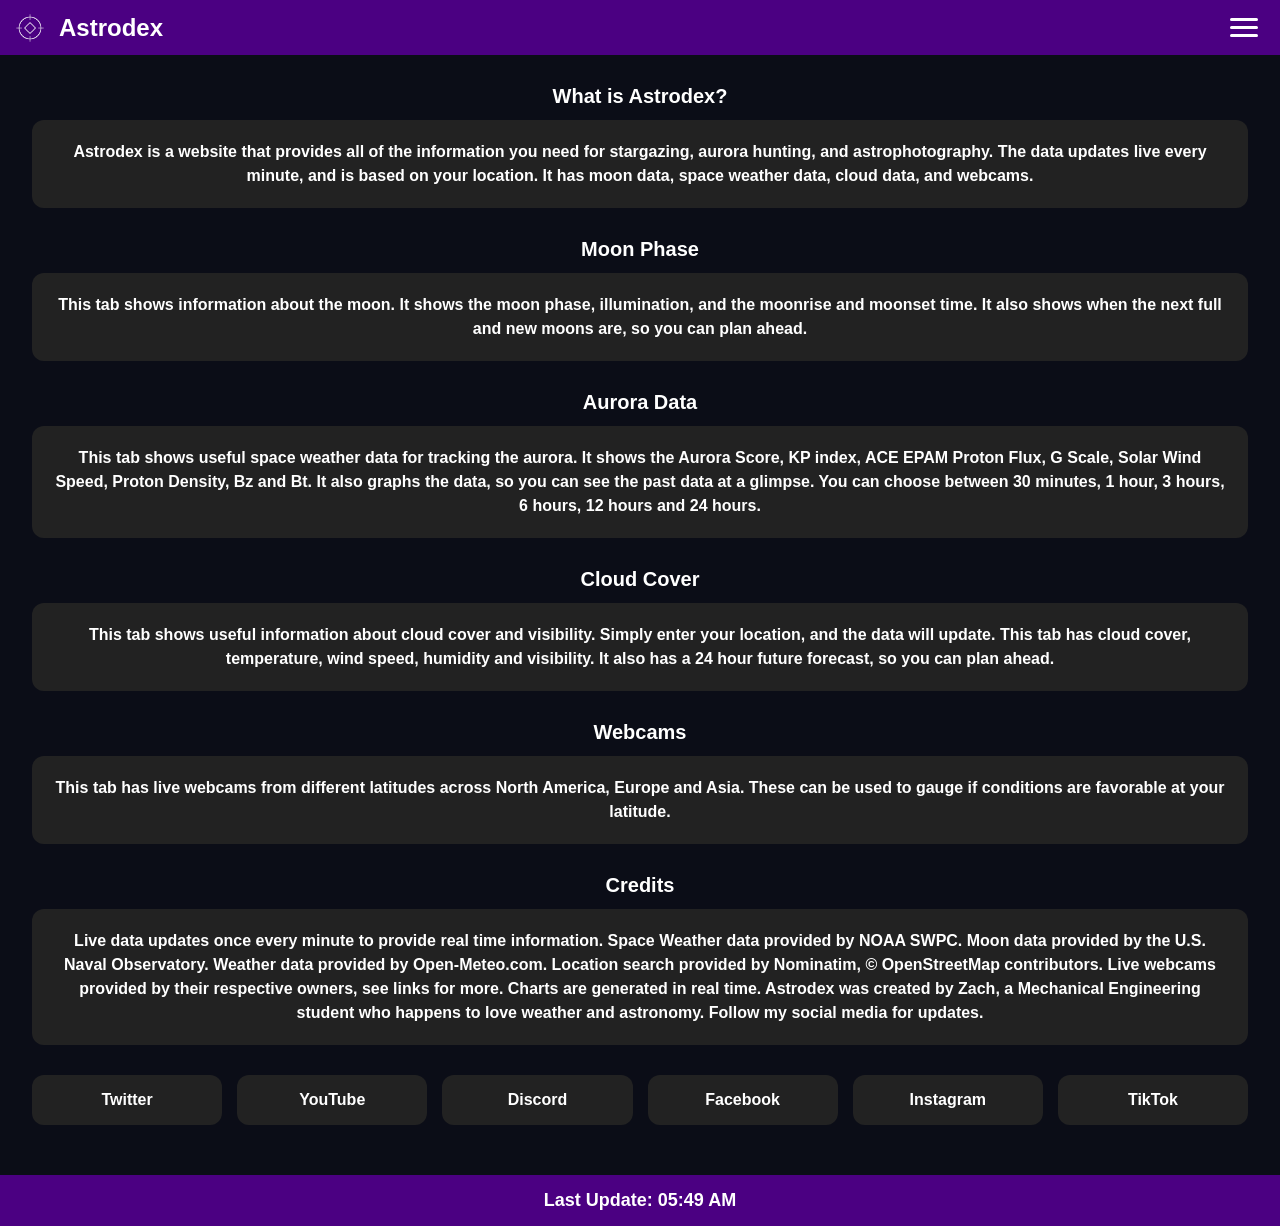
<file: index.html>
<!DOCTYPE html>
<html lang="en">
<head>
    <meta charset="UTF-8">
    <meta name="viewport" content="width=device-width, initial-scale=1.0">
    <title>Astrodex - Home</title>
    <link rel="stylesheet" href="style.css">
    <link rel="icon" type="image/png" href="astrodexlogo.png">
    <style>
        /* ── Full-Width Section Wrapper ── */
        .home-section-wrapper {
            width: 95%;
            margin: 30px auto 0 auto;
        }
        .home-info-box {
            background-color: #222222;
            border-radius: 12px;
            padding: 20px;
            box-sizing: border-box;
        }
        .home-info-box p {
            margin: 0;
            font-size: 18px;
            line-height: 1.5;
            color: #FFFFFF;
        }

        .home-info-box a {
            color: #B388FF;
            font-weight: 700;
            text-decoration: none;
            border-bottom: 2px solid #B388FF;
            transition: color 0.15s ease, border-color 0.15s ease;
        }

        .home-info-box a:hover {
            color: #FFFFFF;
            border-color: #FFFFFF;
        }

        @media (max-width: 1420px) {
            .home-info-box p { font-size: 16px; }
        }

        /* ── Social Links ── */
        .social-links-grid {
            display: flex;
            flex-wrap: wrap;
            gap: 15px;
        }

        .social-link-box {
            flex: 1;
            min-width: 140px;
            background-color: #222222;
            border-radius: 12px;
            padding: 20px;
            text-align: center;
            font-size: 18px;
            color: #FFFFFF;
            text-decoration: none;
            box-sizing: border-box;
            transition: background-color 0.15s ease, color 0.15s ease;
        }

        .social-link-box:hover {
            background-color: #a8a8a8;
            color: #FFFFFF;
        }

        @media (max-width: 1420px) {
            .social-link-box { font-size: 16px; padding: 16px; }
        }

        @media (max-width: 600px) {
            .social-links-grid { flex-direction: column; }
        }
    </style>
    <!-- Cloudflare Web Analytics -->
    <script type='module' src='https://static.cloudflareinsights.com/beacon.min.js' data-cf-beacon='{"token": "d7ddda666e1c4e2caee769e44b924ebf"}'></script>
    <!-- End Cloudflare Web Analytics -->
</head>
<body>

<div class="header-container">
    <div class="logo-title-container">
        <img src="astrodexlogo.png" alt="Astrodex Logo" class="header-logo">
        <h1>Astrodex</h1>
    </div>

    <button class="hamburger" id="hamburger" aria-label="Toggle navigation" aria-expanded="false">
        <span></span>
        <span></span>
        <span></span>
    </button>

    <div class="tabs" id="nav-tabs">
        <a href="index.html" class="active">Home</a>
        <a href="moon_phase.html">Moon Phase</a>
        <a href="aurora_data.html">Aurora Data</a>
        <a href="cloud_cover.html">Cloud Cover</a>
        <a href="webcams.html">Webcams</a>
    </div>
</div>

<div class="home-section-wrapper">
    <h2 class="widget-header">What is Astrodex?</h2>
    <div class="home-info-box">
        <p>Astrodex is a website that provides all of the information you need for stargazing, aurora hunting, and astrophotography. 
            The data updates live every minute, and is based on your location. It has moon data, space weather data, cloud data, and webcams.</p>
    </div>
</div>

<div class="home-section-wrapper">
    <h2 class="widget-header">Moon Phase</h2>
    <div class="home-info-box">
        <p>This tab shows information about the moon. It shows the moon phase, illumination, and the moonrise and moonset time. 
            It also shows when the next full and new moons are, so you can plan ahead.</p>
    </div>
</div>

<div class="home-section-wrapper">
    <h2 class="widget-header">Aurora Data</h2>
    <div class="home-info-box">
        <p>This tab shows useful space weather data for tracking the aurora. It shows the Aurora Score, KP index, ACE EPAM Proton Flux, G Scale, Solar Wind Speed, Proton Density, Bz and Bt. 
            It also graphs the data, so you can see the past data at a glimpse. You can choose between 30 minutes, 1 hour, 3 hours, 6 hours, 12 hours and 24 hours.
        </p>
    </div>
</div>


</div>

<div class="home-section-wrapper">
    <h2 class="widget-header">Cloud Cover</h2>
    <div class="home-info-box">
        <p>This tab shows useful information about cloud cover and visibility. Simply enter your location, and the data will update. 
            This tab has cloud cover, temperature, wind speed, humidity and visibility. It also has a 24 hour future forecast, so you can plan ahead.</p>
    </div>
</div>

<div class="home-section-wrapper">
    <h2 class="widget-header">Webcams</h2>
    <div class="home-info-box">
        <p>This tab has live webcams from different latitudes across North America, Europe and Asia.
             These can be used to gauge if conditions are favorable at your latitude.</p>
    </div>
</div>

<div class="home-section-wrapper">
    <h2 class="widget-header">Credits</h2>
    <div class="home-info-box">
        <p>Live data updates once every minute to provide real time information. Space Weather data provided by NOAA SWPC. Moon data provided by the U.S. Naval Observatory. 
            Weather data provided by Open-Meteo.com. Location search provided by Nominatim, © OpenStreetMap contributors. 
        Live webcams provided by their respective owners, see links for more. Charts are generated in real time. 
        Astrodex was created by Zach, a Mechanical Engineering student who happens to love weather and astronomy. 
        Follow my social media for updates.</p>
    </div>
</div>

<div class="home-section-wrapper" style="margin-bottom: 50px;">
    <div class="social-links-grid">
        <a href="https://x.com/glover_boyy" target="_blank" rel="noopener" class="social-link-box">Twitter</a>
        <a href="https://www.youtube.com/@glover_boy" target="_blank" rel="noopener" class="social-link-box">YouTube</a>
        <a href="https://discord.gg/KKpKEJ9vNK" target="_blank" rel="noopener" class="social-link-box">Discord</a>
        <a href="https://www.facebook.com/profile.php?id=61586155422285" target="_blank" rel="noopener" class="social-link-box">Facebook</a>
        <a href="https://www.instagram.com/glover_astro/" target="_blank" rel="noopener" class="social-link-box">Instagram</a>
          <a href="https://www.tiktok.com/@glover_boy" target="_blank" rel="noopener" class="social-link-box">TikTok</a>
    </div>
</div>

<div class="footer-container">
    <div class="last-update">Last Update: <span id="update-time">--:--</span></div>
</div>

<script src="script.js"></script>
</body>
</html>
</file>
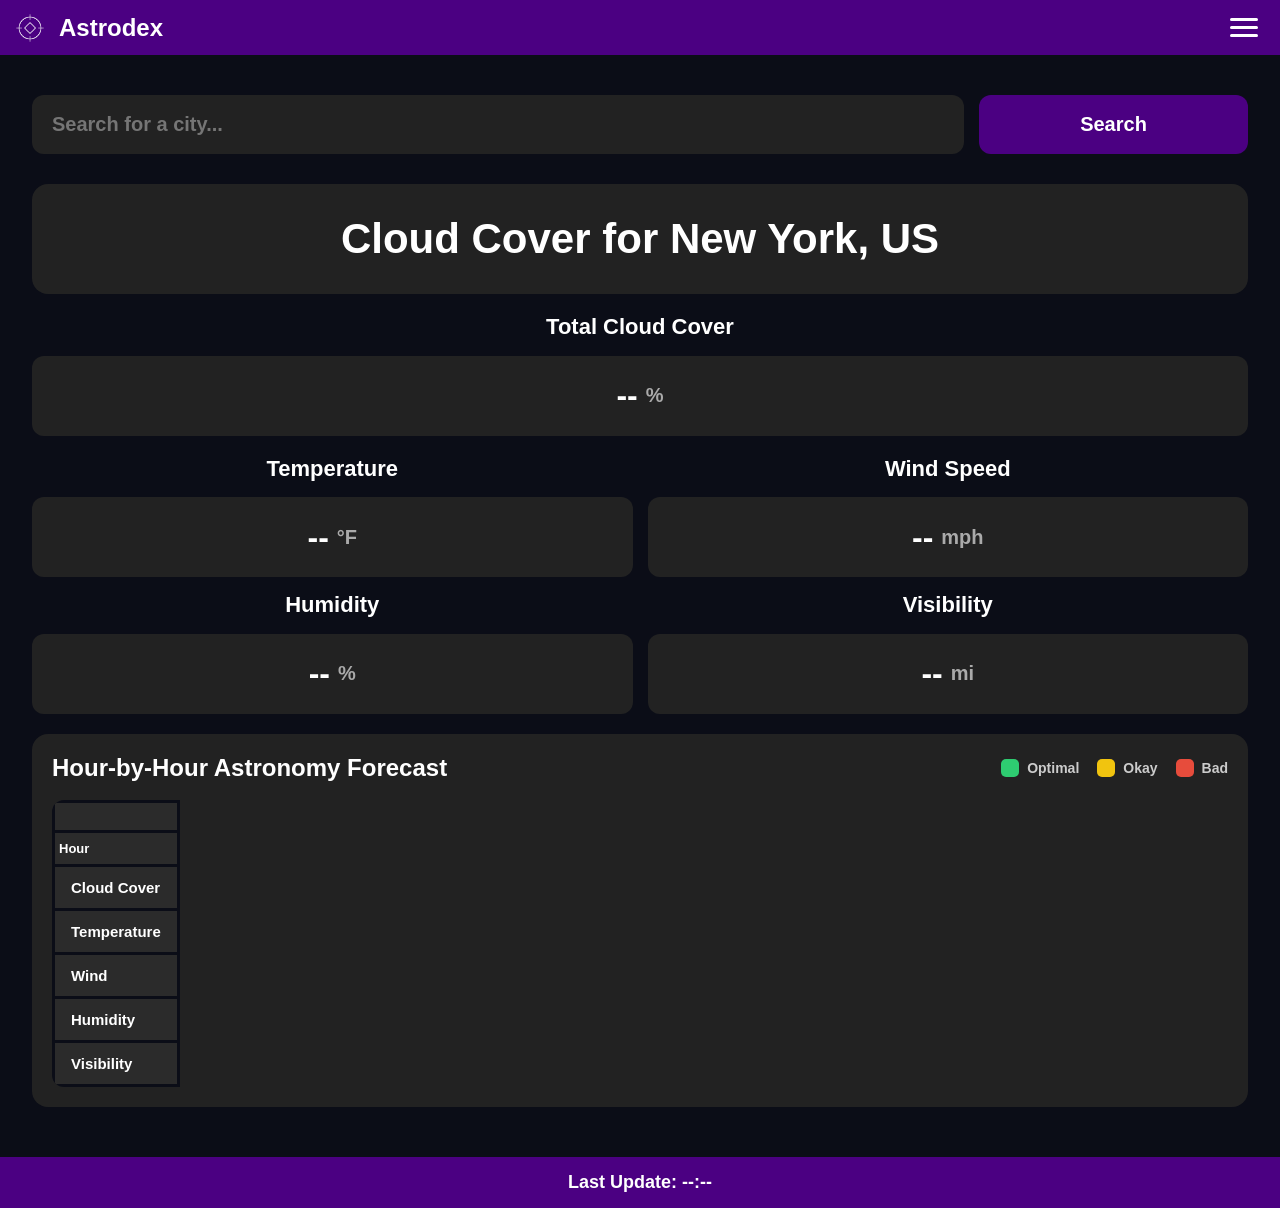
<file: cloud_cover.html>
<!DOCTYPE html>
<html lang="en">
<head>
    <meta charset="UTF-8">
    <meta name="viewport" content="width=device-width, initial-scale=1.0">
    <title>Astrodex - Cloud Cover</title>
    <link rel="stylesheet" href="style.css">
    <link rel="icon" type="image/png" href="astrodexlogo.png">
    <style>
        /* ── Search UI ── */
        .cloud-search-wrapper {
            width: 95%;
            margin: 40px auto 10px auto;
            box-sizing: border-box;
        }
        .cloud-search-row {
            display: flex;
            gap: 15px;
            align-items: flex-start;
        }
        .input-group {
            flex: 4;
            position: relative;
            display: flex;
            flex-direction: column;
        }
        .cloud-search-row input {
            width: 100%;
            padding: 18px 20px;
            border-radius: 12px;
            border: none;
            background: #222;
            color: white;
            font-size: 20px;
            font-weight: 700;
            outline: none;
            box-sizing: border-box;
        }
        .cloud-search-row button {
            flex: 1;
            padding: 18px;
            border-radius: 12px;
            border: none;
            background: #4B0082;
            color: white;
            cursor: pointer;
            font-size: 20px;
            font-weight: 700;
            transition: background 0.2s;
            white-space: nowrap;
        }
        .cloud-search-row button:hover { background: #6a00b8; }

        #search-results {
            position: absolute;
            top: 100%;
            left: 0;
            width: 100%;
            background: #222;
            border-radius: 12px;
            margin-top: 8px;
            z-index: 2000;
            overflow: hidden;
            display: none;
            box-shadow: 0px 10px 25px rgba(0,0,0,0.6);
            border: 1px solid #333;
            box-sizing: border-box;
        }
        .search-item {
            padding: 15px 20px;
            color: white;
            cursor: pointer;
            font-size: 18px;
            border-bottom: 1px solid #333;
        }
        .search-item:last-child { border-bottom: none; }
        .search-item:hover { background: #333; }

        /* ── Styled Gray Box Header ── */
        .location-box {
            width: 95%;
            margin: 20px auto 20px auto;
            background-color: #222;
            padding: 30px 20px;
            border-radius: 16px;
            text-align: center;
            box-sizing: border-box;
        }

        /* Page-specific override: style.css sets .at-a-glance-wrapper's top
           margin to 40px, which (combined with the location-box's bottom
           margin above) made this gap much bigger than the 20px gap between
           the boxes below it. Zeroing it here on this page only keeps that
           other page's spacing untouched while matching the gap here. */
        .at-a-glance-wrapper {
            margin-top: 0;
        }
        .location-header {
            margin: 0;
            font-size: 42px;
            color: #fff;
            font-weight: 700;
            line-height: 1.2;
        }
        .location-sub {
            margin-top: 10px;
            font-size: 16px;
            color: #AAAAAA;
            font-weight: 700;
        }

        /* ── Forecast grid panel (ClearDarkSky-style hour-by-hour block, Astrodex-themed) ── */
        .forecast-panel-wrapper {
            width: 95%;
            margin: 0 auto 50px auto;
        }
        .forecast-panel {
            background: #222;
            border-radius: 16px;
            padding: 20px;
            box-sizing: border-box;
        }
        .forecast-panel-header {
            display: flex;
            justify-content: space-between;
            align-items: center;
            flex-wrap: wrap;
            gap: 14px;
            margin-bottom: 18px;
        }
        .forecast-panel-header .widget-header {
            margin: 0;
            text-align: left;
            font-size: 24px;
        }
        .forecast-legend {
            display: flex;
            gap: 18px;
            flex-wrap: wrap;
        }
        .legend-item {
            display: flex;
            align-items: center;
            gap: 8px;
            font-size: 14px;
            color: #CCCCCC;
            font-weight: 700;
        }
        .legend-swatch {
            width: 18px;
            height: 18px;
            border-radius: 5px;
            flex-shrink: 0;
        }

        .forecast-scroll {
            border-radius: 12px;
            overflow-x: auto;
            -webkit-overflow-scrolling: touch;
        }

        .forecast-grid {
            border-collapse: separate;
            border-spacing: 3px;
            table-layout: fixed;
            background: #0B0D17;
        }
        .forecast-grid th, .forecast-grid td {
            padding: 0;
            text-align: center;
            overflow: hidden;
        }
        .forecast-grid thead tr.date-row th {
            font-size: 13px;
            color: #FFFFFF;
            font-weight: 700;
            padding: 6px 8px;
            white-space: nowrap;
            text-overflow: ellipsis;
            background: #2b2b2b;
        }
        .forecast-grid thead tr.hour-row th {
            font-size: 13px;
            font-weight: 700;
            padding: 8px 4px;
            white-space: nowrap;
            background: #2b2b2b;
            color: #FFFFFF;
        }

        .forecast-grid .row-label {
            background: #2b2b2b;
            text-align: left;
            padding: 12px 16px;
            font-size: 15px;
            color: #fff;
            font-weight: 700;
            white-space: nowrap;
        }

        .forecast-grid td.cell {
            height: 58px;
            font-size: 13px;
            font-weight: 700;
        }
        .forecast-grid col.label-col {
            width: 110px;
        }

        .forecast-empty {
            color: #AAAAAA;
            font-size: 18px;
            text-align: center;
            padding: 30px 0;
        }

        @media (max-width: 600px) {
            .cloud-search-row { flex-direction: column; }
            .input-group, .cloud-search-row button { width: 100%; }
            .cloud-search-row input, .cloud-search-row button { font-size: 16px; padding: 16px; }
            .location-header { font-size: 28px; }
            .location-box { padding: 20px 15px; }
            .forecast-panel { padding: 14px; }
            .forecast-panel-header .widget-header { font-size: 20px; }
        }
    </style>
    <!-- Cloudflare Web Analytics -->
    <script type='module' src='https://static.cloudflareinsights.com/beacon.min.js' data-cf-beacon='{"token": "d7ddda666e1c4e2caee769e44b924ebf"}'></script>
    <!-- End Cloudflare Web Analytics -->
</head>
<body>

<div class="header-container">
    <div class="logo-title-container">
        <img src="astrodexlogo.png" alt="Astrodex Logo" class="header-logo">
        <h1>Astrodex</h1>
    </div>
    <button class="hamburger" id="hamburger" aria-label="Toggle navigation" aria-expanded="false">
        <span></span><span></span><span></span>
    </button>
     <div class="tabs" id="nav-tabs">
        <a href="index.html">Home</a>
        <a href="moon_phase.html">Moon Phase</a>
        <a href="aurora_data.html">Aurora Data</a>
        <a href="cloud_cover.html" class="active">Cloud Cover</a>
        <a href="webcams.html">Webcams</a>
    </div>
</div>

<div class="cloud-search-wrapper">
    <div class="cloud-search-row">
        <div class="input-group">
            <input type="text" id="city-in" placeholder="Search for a city..." autocomplete="off" oninput="handleSearchInput(this.value)">
            <div id="search-results"></div>
        </div>
        <button onclick="geocodeFetch()">Search</button>
    </div>
</div>

<div class="location-box">
    <h1 class="location-header" id="location-display">Cloud Cover for --</h1>

</div>

<div class="at-a-glance-wrapper">
    <div class="at-a-glance-container">
        <div class="at-a-glance-column full-width">
            <div class="glimpse-label">Total Cloud Cover</div>
            <div class="at-a-glance-box">
                <div class="at-a-glance-number-row">
                    <span class="glimpse-number" id="glimpse-total">--</span>
                    <span class="glimpse-unit">%</span>
                </div>
            </div>
        </div>
    </div>

    <div class="at-a-glance-container" style="margin-top: 20px;">
        <div class="at-a-glance-column">
            <div class="glimpse-label">Temperature</div>
            <div class="at-a-glance-box">
                <div class="at-a-glance-number-row">
                    <span class="glimpse-number" id="glimpse-temp">--</span>
                    <span class="glimpse-unit">&deg;F</span>
                </div>
            </div>
        </div>
        <div class="at-a-glance-column">
            <div class="glimpse-label">Wind Speed</div>
            <div class="at-a-glance-box">
                <div class="at-a-glance-number-row">
                    <span class="glimpse-number" id="glimpse-wind-speed">--</span>
                    <span class="glimpse-unit">mph</span>
                </div>
            </div>
        </div>
        <div class="at-a-glance-column">
            <div class="glimpse-label">Humidity</div>
            <div class="at-a-glance-box">
                <div class="at-a-glance-number-row">
                    <span class="glimpse-number" id="glimpse-humidity">--</span>
                    <span class="glimpse-unit">%</span>
                </div>
            </div>
        </div>
        <div class="at-a-glance-column">
            <div class="glimpse-label">Visibility</div>
            <div class="at-a-glance-box">
                <div class="at-a-glance-number-row">
                    <span class="glimpse-number" id="glimpse-visibility">--</span>
                    <span class="glimpse-unit">mi</span>
                </div>
            </div>
        </div>
    </div>
</div>

<div class="forecast-panel-wrapper">
    <div class="forecast-panel">
        <div class="forecast-panel-header">
            <h2 class="widget-header">Hour-by-Hour Astronomy Forecast</h2>
            <div class="forecast-legend">
                <div class="legend-item">
                    <span class="legend-swatch" style="background: rgb(46,204,113);"></span>
                    Optimal
                </div>
                <div class="legend-item">
                    <span class="legend-swatch" style="background: rgb(241,196,15);"></span>
                    Okay
                </div>
                <div class="legend-item">
                    <span class="legend-swatch" style="background: rgb(231,76,60);"></span>
                    Bad
                </div>
            </div>
        </div>

        <div class="forecast-scroll">
            <table class="forecast-grid" id="forecast-grid">
                <colgroup id="forecast-colgroup">
                    <col class="label-col">
                </colgroup>
                <thead>
                    <tr class="date-row" id="date-row">
                        <th class="row-label">&nbsp;</th>
                    </tr>
                    <tr class="hour-row" id="hour-row">
                        <th class="row-label">Hour</th>
                    </tr>
                </thead>
                <tbody>
                    <tr id="row-cloud"><th class="row-label">Cloud Cover</th></tr>
                    <tr id="row-temp"><th class="row-label">Temperature</th></tr>
                    <tr id="row-wind"><th class="row-label">Wind</th></tr>
                    <tr id="row-humidity"><th class="row-label">Humidity</th></tr>
                    <tr id="row-visibility"><th class="row-label">Visibility</th></tr>
                </tbody>
            </table>
        </div>
        <div class="forecast-empty" id="forecast-empty" style="display:none;">Loading forecast data&hellip;</div>
    </div>
</div>

<div class="footer-container">
    <div class="last-update">Last Update: <span id="update-time-footer">--:--</span></div>
</div>

<script src="location-search.js"></script>
<script>
// ── Hamburger ──
document.getElementById('hamburger').addEventListener('click', () => {
    const isOpen = document.getElementById('nav-tabs').classList.toggle('open');
    document.getElementById('hamburger').setAttribute('aria-expanded', isOpen);
});

// ── State ──
let lastLat  = 40.7128;
let lastLon  = -74.0060;
let lastCity = "New York, US";

// ── Traffic-light color scale ──
// category: 0 = good (green), 1 = eh (yellow), 2 = bad (red)
const CATEGORY_COLORS = [
    [46, 204, 113],  // green - good
    [241, 196, 15],  // yellow - eh
    [231, 76, 60]    // red - bad
];

function colorForCategory(cat) { return CATEGORY_COLORS[cat]; }
function rgbCss(c) { return `rgb(${c[0]},${c[1]},${c[2]})`; }
function luminance(c) { return 0.299 * c[0] + 0.587 * c[1] + 0.114 * c[2]; }
function textColorFor(c) { return luminance(c) > 140 ? '#000000' : '#FFFFFF'; }

// Lower cloud cover is better for viewing.
function cloudCategory(pct) {
    if (pct <= 20) return 0;
    if (pct <= 50) return 1;
    return 2;
}
// Comfortable temperature range is "good"; extremes are "bad".
function tempCategory(f) {
    if (f >= 40 && f <= 75) return 0;
    if ((f >= 25 && f < 40) || (f > 75 && f <= 90)) return 1;
    return 2;
}
// Calmer wind is better for steady seeing.
function windCategory(mph) {
    if (mph <= 10) return 0;
    if (mph <= 20) return 1;
    return 2;
}
// Lower humidity is better (less dew/fogging risk).
function humidityCategory(pct) {
    if (pct <= 50) return 0;
    if (pct <= 75) return 1;
    return 2;
}
// Higher visibility is better.
function visibilityCategory(mi) {
    if (mi >= 7) return 0;
    if (mi >= 4) return 1;
    return 2;
}

function makeCell(text, category) {
    const color = colorForCategory(category);
    const td = document.createElement('td');
    td.className = 'cell';
    td.style.background = rgbCss(color);
    td.style.color = textColorFor(color);
    td.innerText = text;
    return td;
}

// Rough day/night heuristic for header shading only (not tied to real sunrise/sunset,
// which would require an additional API call) - keeps the grid readable without
// muddying the data-cell colors themselves.
function isNightHour(hour24) {
    return hour24 >= 20 || hour24 < 6;
}

function clearRows() {
    ['date-row', 'hour-row'].forEach(id => {
        const row = document.getElementById(id);
        while (row.children.length > 1) row.removeChild(row.lastChild);
    });
    ['row-cloud', 'row-temp', 'row-wind', 'row-humidity', 'row-visibility'].forEach(id => {
        const row = document.getElementById(id);
        while (row.children.length > 1) row.removeChild(row.lastChild);
    });
}

const LABEL_COL_PX = 110;    // must match .forecast-grid col.label-col width in CSS
const HOUR_COL_MIN_PX = 52;  // hour columns never get narrower than this

function buildColgroup(hourCount) {
    const colgroup = document.getElementById('forecast-colgroup');
    // Keep the label column, drop any previously generated hour columns, then
    // add one column per hour. Widths are assigned in px (not %) by
    // layoutForecastColumns() below - on a wide screen that stretches each
    // hour column to fill the available space; on a narrow screen it clamps
    // to HOUR_COL_MIN_PX, so the table's natural width exceeds the wrapper
    // and .forecast-scroll scrolls the whole table - labels included - as a
    // single unit, on every browser.
    while (colgroup.children.length > 1) colgroup.removeChild(colgroup.lastChild);
    for (let i = 0; i < hourCount; i++) {
        colgroup.appendChild(document.createElement('col'));
    }
    layoutForecastColumns();
}

function layoutForecastColumns() {
    const scrollDiv = document.querySelector('.forecast-scroll');
    const colgroup = document.getElementById('forecast-colgroup');
    if (!scrollDiv || !colgroup) return;

    const hourCols = Array.from(colgroup.children).slice(1); // skip label-col
    if (!hourCols.length) return;

    // The "now" column is always the first hour column (isNow: i === 0 in
    // loadCloudData) and is shown twice as wide as the rest, so it counts
    // as 2 units when splitting up the available width.
    const availableWidth = scrollDiv.clientWidth - LABEL_COL_PX;
    const weightSum = hourCols.length + 1;
    const unitWidth = Math.max(HOUR_COL_MIN_PX, availableWidth / weightSum);

    hourCols.forEach((col, i) => {
        col.style.width = `${i === 0 ? unitWidth * 2 : unitWidth}px`;
    });
}

// Re-run on resize (e.g. rotating a phone, or resizing a desktop window)
// so the table re-stretches or re-clamps as the available space changes.
let forecastResizeFrame = null;
window.addEventListener('resize', () => {
    if (forecastResizeFrame) return;
    forecastResizeFrame = requestAnimationFrame(() => {
        forecastResizeFrame = null;
        layoutForecastColumns();
    });
});

function buildGrid(hours) {
    clearRows();
    buildColgroup(hours.length);
    document.getElementById('forecast-empty').style.display = hours.length ? 'none' : 'block';

    const dateRow = document.getElementById('date-row');
    const hourRow = document.getElementById('hour-row');
    const cloudRow = document.getElementById('row-cloud');
    const tempRow = document.getElementById('row-temp');
    const windRow = document.getElementById('row-wind');
    const humidityRow = document.getElementById('row-humidity');
    const visibilityRow = document.getElementById('row-visibility');

    let lastDateLabel = null;
    let dateSpanTh = null;
    let dateSpanCount = 0;

    hours.forEach((h, i) => {
        // Date header (spans multiple hour columns via colspan)
        if (h.dateLabel !== lastDateLabel) {
            if (dateSpanTh) dateSpanTh.colSpan = dateSpanCount;
            dateSpanTh = document.createElement('th');
            dateSpanTh.innerText = h.dateLabel;
            dateRow.appendChild(dateSpanTh);
            dateSpanCount = 1;
            lastDateLabel = h.dateLabel;
        } else {
            dateSpanCount++;
        }

        // Hour header
        const hourTh = document.createElement('th');
        hourTh.innerText = h.hourLabel;
        hourTh.className = isNightHour(h.hour24) ? 'night' : 'day';
        if (h.isNow) hourTh.classList.add('now-col');
        hourRow.appendChild(hourTh);

        const cloudCell = makeCell(h.cloud + '%', cloudCategory(h.cloud));
        const tempCell = makeCell(Math.round(h.temp) + '\u00B0F', tempCategory(h.temp));
        const windCell = makeCell(Math.round(h.wind) + 'mph', windCategory(h.wind));
        const humidityCell = makeCell(h.humidity + '%', humidityCategory(h.humidity));
        const visCell = makeCell(h.visibility.toFixed(1) + 'mi', visibilityCategory(h.visibility));

        [cloudCell, tempCell, windCell, humidityCell, visCell].forEach(cell => {
            if (h.isNow) cell.classList.add('now-col');
        });

        cloudRow.appendChild(cloudCell);
        tempRow.appendChild(tempCell);
        windRow.appendChild(windCell);
        humidityRow.appendChild(humidityCell);
        visibilityRow.appendChild(visCell);
    });

    if (dateSpanTh) dateSpanTh.colSpan = dateSpanCount;
}

// ── Data & Persistence ──
async function loadCloudData(lat, lon, cityName) {
    lastLat = lat;
    lastLon = lon;

    if (cityName) {
        lastCity = cityName;
        document.getElementById('location-display').innerText = `Cloud Cover for ${cityName}`;
        localStorage.setItem('cc_lat', lat);
        localStorage.setItem('cc_lon', lon);
        localStorage.setItem('cc_city', cityName);
    }

    try {
        const url = `https://api.open-meteo.com/v1/forecast?latitude=${lat}&longitude=${lon}` +
            `&hourly=cloudcover,temperature_2m,windspeed_10m,relativehumidity_2m,visibility` +
            `&temperature_unit=fahrenheit&windspeed_unit=mph&forecast_days=2&timezone=auto`;
        const res = await fetch(url);
        const d = await res.json();
        const h = d.hourly;

        const now = new Date();
        const currentHourStr = `${now.getFullYear()}-${String(now.getMonth() + 1).padStart(2, '0')}-${String(now.getDate()).padStart(2, '0')}T${String(now.getHours()).padStart(2, '0')}:00`;

        let startIdx = h.time.indexOf(currentHourStr);
        if (startIdx < 0) startIdx = 0;

        const count = Math.min(24, h.time.length - startIdx);
        const hours = [];
        for (let i = 0; i < count; i++) {
            const idx = startIdx + i;
            const t = h.time[idx];
            const hour24 = parseInt(t.slice(11, 13));
            const dateObj = new Date(t);
            hours.push({
                hour24,
                hourLabel: `${hour24 % 12 || 12}${hour24 >= 12 ? 'P' : 'A'}`,
                dateLabel: dateObj.toLocaleDateString('en-US', { month: 'numeric', day: 'numeric', year: '2-digit' }),
                isNow: i === 0,
                cloud: Math.round(h.cloudcover[idx] ?? 0),
                temp: h.temperature_2m[idx] ?? 0,
                wind: h.windspeed_10m[idx] ?? 0,
                humidity: Math.round(h.relativehumidity_2m[idx] ?? 0),
                visibility: (h.visibility[idx] ?? 0) / 1609.34
            });
        }

        buildGrid(hours);

        // At-a-glance values (current hour)
        if (hours.length) {
            const cur = hours[0];
            document.getElementById('glimpse-total').innerText = cur.cloud;
            document.getElementById('glimpse-temp').innerText = Math.round(cur.temp);
            document.getElementById('glimpse-wind-speed').innerText = Math.round(cur.wind);
            document.getElementById('glimpse-humidity').innerText = cur.humidity;
            document.getElementById('glimpse-visibility').innerText = cur.visibility.toFixed(1);
        }

        const timeStr = now.toLocaleTimeString([], { hour: '2-digit', minute: '2-digit' });
        document.getElementById('update-time-footer').innerText = timeStr;
    } catch (err) { console.error(err); }
}

// location-search.js calls this once a place is picked from the dropdown,
// the Search button, or Enter in the search box.
window.onLocationSelected = loadCloudData;

// ── Initialization (Load Saved Data) ──
function init() {
    const savedLat = localStorage.getItem('cc_lat');
    const savedLon = localStorage.getItem('cc_lon');
    const savedCity = localStorage.getItem('cc_city');

    if (savedLat && savedLon && savedCity) {
        loadCloudData(savedLat, savedLon, savedCity);
    } else {
        loadCloudData(lastLat, lastLon, lastCity);
    }
}

init();

// 1-minute auto-refresh
setInterval(() => {
    loadCloudData(lastLat, lastLon);
}, 900000); // IT UPDATES EVERY 15 MINUTES
</script>
</body>
</html>
</file>
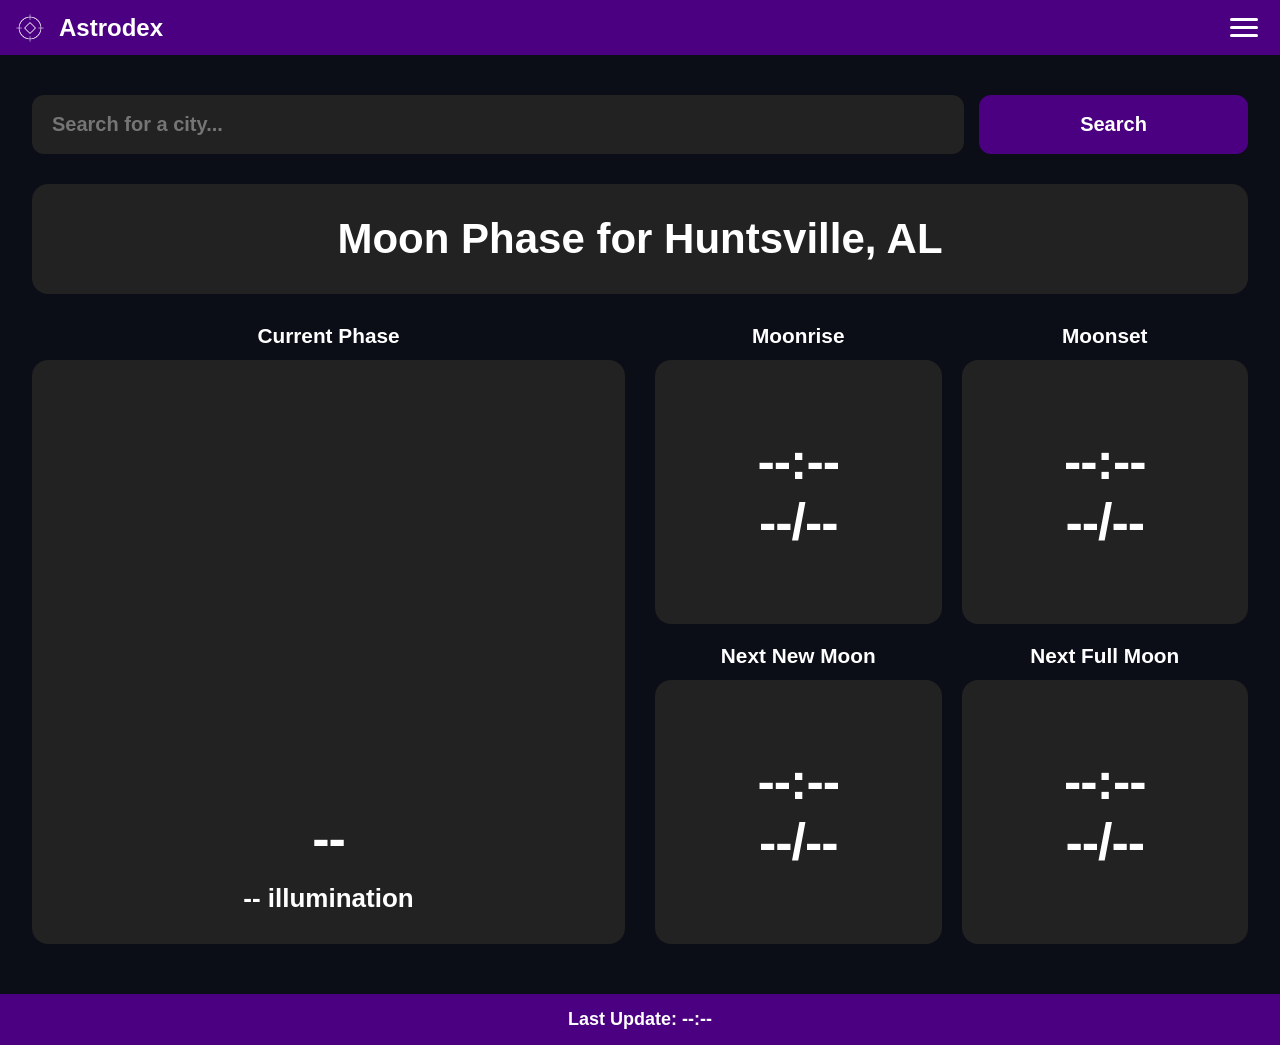
<file: moon_phase.html>
<!DOCTYPE html>
<html lang="en">
<head>
    <meta charset="UTF-8">
    <meta name="viewport" content="width=device-width, initial-scale=1.0">
    <title>Astrodex - Moon Phase</title>
    <link rel="stylesheet" href="style.css">
    <link rel="icon" type="image/png" href="astrodexlogo.png">
    <style>
        /* --- Search UI --- */
        .moon-search-wrapper {
            width: 95%;
            margin: 40px auto 10px auto; 
            box-sizing: border-box;
        }
        .moon-search-row {
            display: flex;
            gap: 15px;
            align-items: flex-start;
        }
        
        .input-group {
            flex: 4;
            position: relative;
            display: flex;
            flex-direction: column;
        }

        .moon-search-row input {
            width: 100%;
            padding: 18px 20px;
            border-radius: 12px;
            border: none;
            background: #222;
            color: white;
            font-size: 20px;
            font-weight: 700;
            outline: none;
            box-sizing: border-box;
        }

        .moon-search-row button {
            flex: 1;
            padding: 18px;
            border-radius: 12px;
            border: none;
            background: #4B0082;
            color: white;
            cursor: pointer;
            font-size: 20px;
            font-weight: 700;
            transition: background 0.2s;
            white-space: nowrap;
        }

        #search-results {
            position: absolute;
            top: 100%;
            left: 0;
            width: 100%;
            background: #222;
            border-radius: 12px;
            margin-top: 8px;
            z-index: 2000;
            overflow: hidden;
            display: none;
            box-shadow: 0px 10px 25px rgba(0,0,0,0.6);
            border: 1px solid #333;
            box-sizing: border-box;
        }

        .search-item {
            padding: 15px 20px;
            color: white;
            cursor: pointer;
            font-size: 18px;
            border-bottom: 1px solid #333;
        }
        .search-item:last-child { border-bottom: none; }
        .search-item:hover { background: #333; }

        /* --- Location Box --- */
        .location-box {
            width: 95%;
            margin: 20px auto 30px auto;
            background-color: #222;
            padding: 30px 20px;
            border-radius: 16px;
            text-align: center;
            box-sizing: border-box;
        }
        .location-header {
            margin: 0;
            font-size: 42px;
            color: #fff;
            font-weight: 700;
            line-height: 1.2;
        }

        /* --- Main Layout --- */
        .moon-container {
            display: flex;
            width: 95%;
            margin: 0 auto 50px auto; 
            gap: 30px;
            align-items: stretch;
            box-sizing: border-box;
        }

        .moon-column {
            flex: 1;
            display: flex;
            flex-direction: column;
            min-height: 580px;
            min-width: 0;
        }

        .widget-header {
            margin-bottom: 12px;
            font-size: 1.3rem;
            font-weight: 700;
        }

        .moon-visual-card {
            background: #222222;
            border-radius: 16px;
            display: flex;
            flex-direction: column;
            align-items: center;
            justify-content: center;
            padding: 30px;
            flex-grow: 1;
            position: relative;
            box-sizing: border-box;
        }

        .canvas-wrapper {
            width: 400px;
            height: 400px;
            margin-bottom: 20px;
            max-width: 100%;
        }
        #moon-canvas { width: 100%; height: 100%; }

        .moon-info-grid {
            display: grid;
            grid-template-columns: 1fr 1fr;
            grid-template-rows: 1fr 1fr;
            gap: 20px;
            flex-grow: 1;
            width: 100%;
        }

        .data-widget {
            display: flex;
            flex-direction: column;
            min-width: 0;
        }

        .moon-stat-box {
            background: #222222;
            border-radius: 16px;
            flex-grow: 1;
            display: flex;
            flex-direction: column;
            align-items: center;
            justify-content: center;
            text-align: center;
            padding: 25px 15px;
            position: relative;
            box-sizing: border-box;
            gap: 4px;
        }

        .moon-val {
            font-size: 52px;
            font-weight: 800;
            color: #ffffff;
            letter-spacing: -1px;
            line-height: 1.1;
            text-align: center;
        }

        #phase-pct {
            color: #ffffff;
            margin-top: 15px;
            font-size: 26px;
            font-weight: 600;
            text-align: center;
        }

        .loader {
            display: none;
            width: 40px;
            height: 40px;
            border: 3px solid rgba(255, 255, 255, 0.1);
            border-top: 3px solid #ffffff;
            border-radius: 50%;
            animation: spin 1s linear infinite;
            position: absolute;
            z-index: 10;
        }

        @keyframes spin {
            0% { transform: rotate(0deg); }
            100% { transform: rotate(360deg); }
        }

        .loading .loader { display: block; }
        .loading .moon-val, .loading #phase-pct, .loading .canvas-wrapper { visibility: hidden; }

        .footer-container {
            position: relative; 
            width: 100%;
            background: #4B0082;
            padding: 15px 30px;
            box-sizing: border-box;
            display: flex;
            justify-content: center;
            margin-top: 0;
        }

        .last-update {
            color: white;
            font-weight: 700;
            font-size: 18px;
        }

        @media (max-width: 1100px) {
            .moon-container { flex-direction: column; width: 95%; }
            .moon-column { min-height: unset; width: 100%; }
            .canvas-wrapper { width: 100%; max-width: 300px; height: 300px; }
            .moon-val { font-size: 30px; }
        }

        @media (max-width: 600px) {
            .moon-search-row { flex-direction: column; }
            .input-group, .moon-search-row button { width: 100%; }
            .moon-search-row input, .moon-search-row button { font-size: 16px; padding: 16px; }
            .location-header { font-size: 28px; }
            .location-box { padding: 20px 15px; }
            .canvas-wrapper { width: 100%; max-width: 260px; height: 260px; }
            .moon-val { font-size: 26px; }
            .moon-stat-box { padding: 20px 10px; }
        }
    </style>
    <!-- Cloudflare Web Analytics -->
    <script type='module' src='https://static.cloudflareinsights.com/beacon.min.js' data-cf-beacon='{"token": "d7ddda666e1c4e2caee769e44b924ebf"}'></script>
    <!-- End Cloudflare Web Analytics -->
</head>
<body>

<div class="header-container">
    <div class="logo-title-container">
        <img src="astrodexlogo.png" alt="Astrodex Logo" class="header-logo">
        <h1>Astrodex</h1>
    </div>
    <button class="hamburger" id="hamburger" aria-label="Toggle navigation">
        <span></span><span></span><span></span>
    </button>
    <div class="tabs" id="nav-tabs">
        <a href="index.html">Home</a>
        <a href="moon_phase.html" class="active">Moon Phase</a>
        <a href="aurora_data.html">Aurora Data</a>
        <a href="cloud_cover.html">Cloud Cover</a>
        <a href="webcams.html">Webcams</a>
    </div>
</div>

<div class="moon-search-wrapper">
    <div class="moon-search-row">
        <div class="input-group">
            <input type="text" id="city-in" placeholder="Search for a city..." autocomplete="off" oninput="handleSearchInput(this.value)">
            <div id="search-results"></div>
        </div>
        <button onclick="geocodeFetch()">Search</button>
    </div>
</div>

<div class="location-box">
    <h1 class="location-header" id="location-display">Moon Phase for --</h1>
</div>

<div class="moon-container">
    <div class="moon-column">
        <h2 class="widget-header">Current Phase</h2>
        <div id="visual-card" class="moon-visual-card">
            <div class="loader"></div>
            <div class="canvas-wrapper">
                <canvas id="moon-canvas" width="400" height="400"></canvas>
            </div>
            <div id="phase-name" class="moon-val" style="font-size: 52px;">--</div>
            <div id="phase-pct">-- illumination</div>
        </div>
    </div>

    <div class="moon-column">
        <div class="moon-info-grid">
            <div class="data-widget">
                <h2 class="widget-header">Moonrise</h2>
                <div class="moon-stat-box loading-box">
                    <div class="loader"></div>
                    <span id="m-rise-time" class="moon-val">--:--</span>
                    <span id="m-rise-date" class="moon-val">--/--</span>
                </div>
            </div>
            <div class="data-widget">
                <h2 class="widget-header">Moonset</h2>
                <div class="moon-stat-box loading-box">
                    <div class="loader"></div>
                    <span id="m-set-time" class="moon-val">--:--</span>
                    <span id="m-set-date" class="moon-val">--/--</span>
                </div>
            </div>
            <div class="data-widget">
                <h2 class="widget-header">Next New Moon</h2>
                <div class="moon-stat-box loading-box">
                    <div class="loader"></div>
                    <span id="m-new-time" class="moon-val">--:--</span>
                    <span id="m-new-date" class="moon-val">--/--</span>
                </div>
            </div>
            <div class="data-widget">
                <h2 class="widget-header">Next Full Moon</h2>
                <div class="moon-stat-box loading-box">
                    <div class="loader"></div>
                    <span id="m-full-time" class="moon-val">--:--</span>
                    <span id="m-full-date" class="moon-val">--/--</span>
                </div>
            </div>
        </div>
    </div>
</div>

<div class="footer-container">
    <div class="last-update">Last Update: <span id="update-time">--:--</span></div>
</div>

<script src="location-search.js"></script>
<script>
let lastLat = 34.7304; 
let lastLon = -86.5861;
let lastCity = "Huntsville, AL";

const hamburgerBtn = document.getElementById('hamburger');
const navTabsEl = document.getElementById('nav-tabs');
hamburgerBtn.addEventListener('click', () => {
    const isOpen = navTabsEl.classList.toggle('open');
    hamburgerBtn.setAttribute('aria-expanded', isOpen);
});

function convertToStandard(timeStr) {
    if (!timeStr || timeStr === '--:--') return '--:--';
    let [hours, minutes] = timeStr.split(':');
    hours = parseInt(hours);
    const suffix = hours >= 12 ? 'PM' : 'AM';
    hours = hours % 12 || 12;
    return `${hours}:${minutes} ${suffix}`;
}

function formatDateStr(dateObj) {
    return dateObj.getFullYear() + '-' + 
        String(dateObj.getMonth() + 1).padStart(2, '0') + '-' + 
        String(dateObj.getDate()).padStart(2, '0');
}

function formatDisplayDate(dateObj) {
    return `${dateObj.getMonth() + 1}/${dateObj.getDate()}`;
}

async function executeSearch(lat, lon, cityName) {
    lastLat = lat;
    lastLon = lon;

    if (cityName) {
        lastCity = cityName;
        document.getElementById('location-display').innerText = `Moon Phase for ${cityName}`;
        localStorage.setItem('moon_lat', lat);
        localStorage.setItem('moon_lon', lon);
        localStorage.setItem('moon_city', cityName);
    }

    document.getElementById('visual-card').classList.add('loading');
    document.querySelectorAll('.loading-box').forEach(box => box.classList.add('loading'));

    const now = new Date();
    const tomorrow = new Date(now);
    tomorrow.setDate(now.getDate() + 1);

    const localToday = formatDateStr(now);
    const localTomorrow = formatDateStr(tomorrow);

    const tzPromise = fetch(`https://api.open-meteo.com/v1/forecast?latitude=${lat}&longitude=${lon}&timezone=auto&forecast_days=1&hourly=temperature_2m`)
        .then(r => r.json())
        .then(d => (d.utc_offset_seconds ?? 0) / 3600)
        .catch(() => Math.round(parseFloat(lon) / 15));

    const phasesPromise = fetch(`https://aa.usno.navy.mil/api/moon/phases/date?date=${localToday}&nump=4`).then(r => r.json());

    try {
        const offset = await tzPromise;
        const [pData, rDataToday, rDataTomorrow] = await Promise.all([
            phasesPromise,
            fetch(`https://aa.usno.navy.mil/api/rstt/oneday?date=${localToday}&coords=${lat},${lon}&tz=${offset}`).then(r => r.json()),
            fetch(`https://aa.usno.navy.mil/api/rstt/oneday?date=${localTomorrow}&coords=${lat},${lon}&tz=${offset}`).then(r => r.json())
        ]);
        populateMoon(pData, rDataToday, rDataTomorrow, now, tomorrow);
    } catch(e) {
        console.error(e);
    } finally {
        document.getElementById('visual-card').classList.remove('loading');
        document.querySelectorAll('.loading-box').forEach(box => box.classList.remove('loading'));
    }
}

// location-search.js calls this once a place is picked from the dropdown,
// the Search button, or Enter in the search box.
window.onLocationSelected = executeSearch;

function populateMoon(pData, rDataToday, rDataTomorrow, todayObj, tomorrowObj) {
    const curToday = rDataToday.properties?.data;
    const curTomorrow = rDataTomorrow.properties?.data;

    // --- Moonrise ---
    let riseItem = curToday?.moondata?.find(m => m.phen === 'Rise');
    let riseDateStr = formatDisplayDate(todayObj);

    if (!riseItem && curTomorrow?.moondata) {
        riseItem = curTomorrow.moondata.find(m => m.phen === 'Rise');
        riseDateStr = formatDisplayDate(tomorrowObj);
    }

    // --- Moonset ---
    let setItem = curToday?.moondata?.find(m => m.phen === 'Set');
    let setDateStr = formatDisplayDate(todayObj);

    if (!setItem && curTomorrow?.moondata) {
        setItem = curTomorrow.moondata.find(m => m.phen === 'Set');
        setDateStr = formatDisplayDate(tomorrowObj);
    }

    // Set Moonrise & Moonset values
    document.getElementById('m-rise-time').innerText = convertToStandard(riseItem?.time);
    document.getElementById('m-rise-date').innerText = riseItem ? riseDateStr : '--/--';

    document.getElementById('m-set-time').innerText = convertToStandard(setItem?.time);
    document.getElementById('m-set-date').innerText = setItem ? setDateStr : '--/--';

    // Current phase & illumination
    document.getElementById('phase-name').innerText = curToday?.curphase || "Unknown";
    document.getElementById('phase-pct').innerText = `${curToday?.fracillum || '0%'} illumination`;

    // --- Next New Moon & Next Full Moon ---
    const newM = pData.phasedata?.find(x => x.phase === 'New Moon');
    const full = pData.phasedata?.find(x => x.phase === 'Full Moon');

    document.getElementById('m-new-time').innerText = newM ? convertToStandard(newM.time) : '--:--';
    document.getElementById('m-new-date').innerText = newM ? `${newM.month}/${newM.day}` : '--/--';

    document.getElementById('m-full-time').innerText = full ? convertToStandard(full.time) : '--:--';
    document.getElementById('m-full-date').innerText = full ? `${full.month}/${full.day}` : '--/--';

    document.getElementById('update-time').innerText = new Date().toLocaleTimeString([], {hour:'2-digit', minute:'2-digit'});
    
    drawMoon(parseInt(curToday?.fracillum) || 0, curToday?.curphase?.toLowerCase().includes('waxing'));
}

function drawMoon(pct, waxing) {
    const canvas = document.getElementById('moon-canvas');
    const ctx = canvas.getContext('2d');
    const cx = 200, cy = 200, r = 180;
    ctx.clearRect(0, 0, 400, 400);
    ctx.beginPath(); ctx.arc(cx, cy, r, 0, Math.PI * 2); ctx.fillStyle = '#111'; ctx.fill();
    const illum = pct / 100;
    if (pct === 0) return;
    ctx.save();
    ctx.beginPath(); ctx.arc(cx, cy, r, 0, Math.PI * 2); ctx.clip();
    ctx.fillStyle = '#ffffff';
    let xPos, width;
    if (waxing) { width = (2 * r) * illum; xPos = (cx + r) - width; }
    else { width = (2 * r) * illum; xPos = cx - r; }
    ctx.fillRect(xPos, cy - r, width, 2 * r);
    ctx.restore();
}

function init() {
    const savedLat = localStorage.getItem('moon_lat');
    const savedLon = localStorage.getItem('moon_lon');
    const savedCity = localStorage.getItem('moon_city');

    if (savedLat && savedLon && savedCity) {
        executeSearch(savedLat, savedLon, savedCity);
    } else {
        executeSearch(lastLat, lastLon, lastCity);
    }
}

init();

setInterval(() => {
    executeSearch(lastLat, lastLon);
}, 3600000); // UPDATE EVERY 1 HOUR
</script>
</body>
</html>
</file>
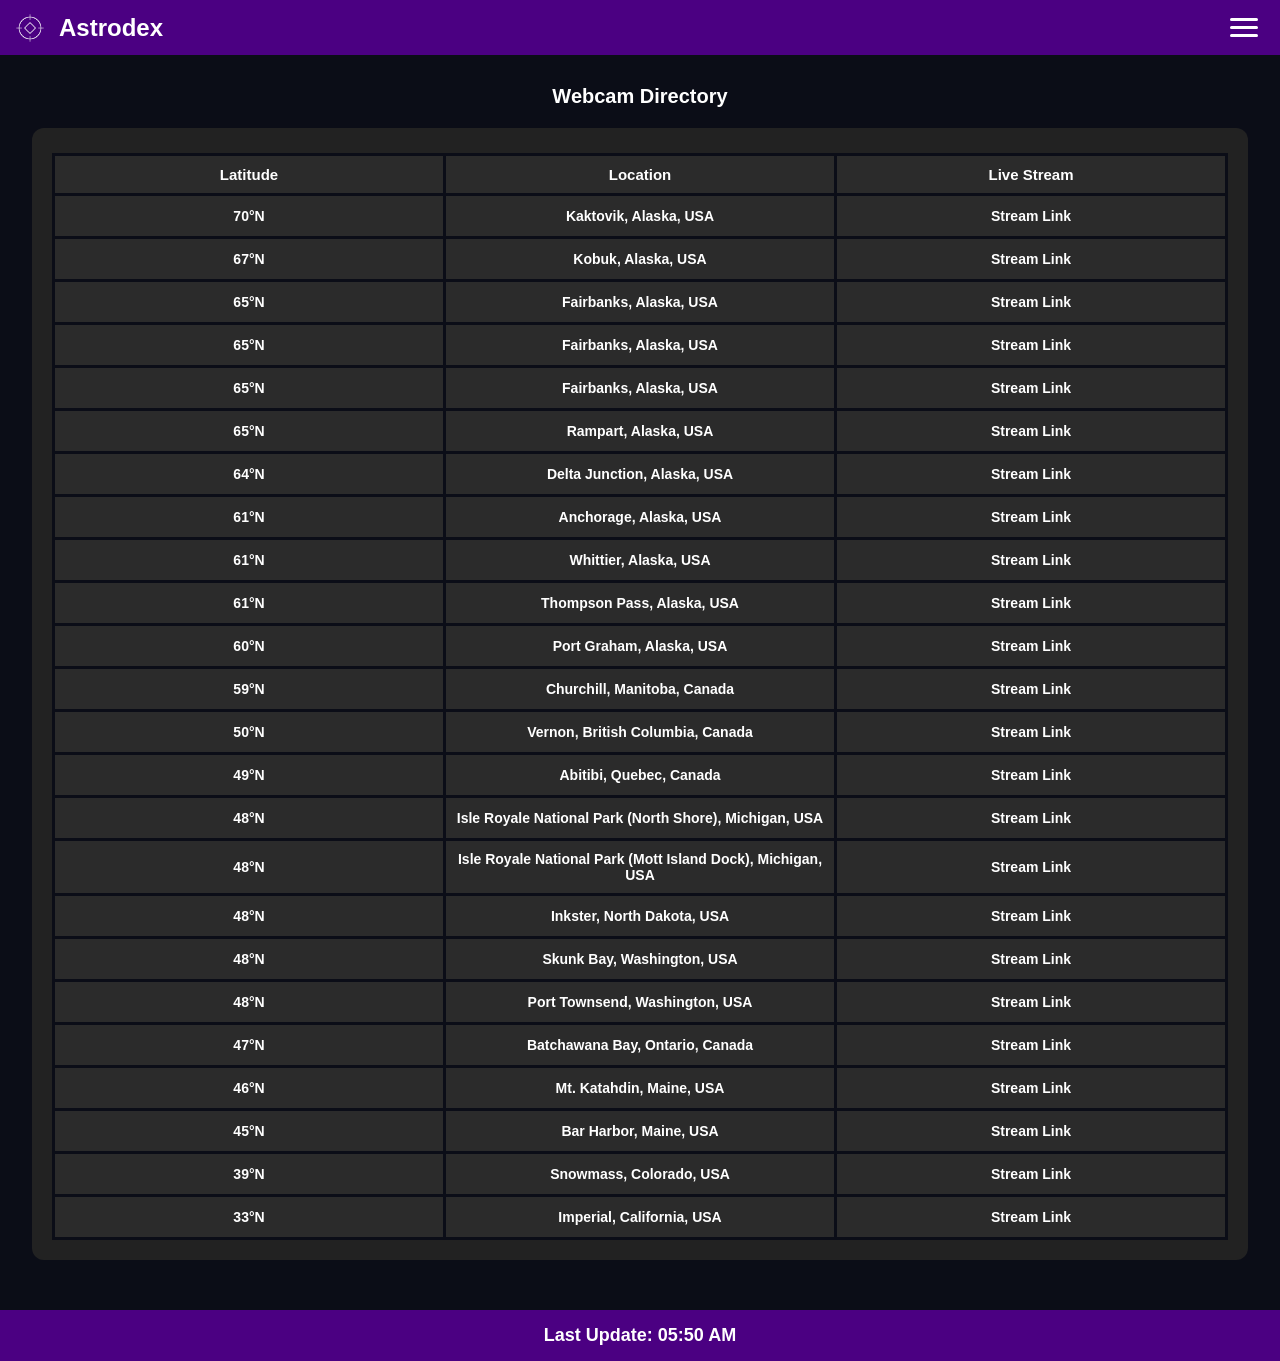
<file: webcams.html>
<!DOCTYPE html>
<html lang="en">
<head>
    <meta charset="UTF-8">
    <meta name="viewport" content="width=device-width, initial-scale=1.0">
    <title>Astrodex - Webcams</title>
    <link rel="stylesheet" href="style.css">
    <link rel="icon" type="image/png" href="astrodexlogo.png">
    <style>
        /* ── Full-Width Section Wrapper ── */
        .home-section-wrapper {
            width: 95%;
            margin: 30px auto 0 auto;
        }

        /* ── Webcams Table ── */
        .aurora-score-table-wrapper {
            overflow-x: auto;
        }
        .aurora-score-table {
            width: 100%;
            border-collapse: separate;
            border-spacing: 3px;
            margin-top: 5px;
            background-color: #0B0D17;
            table-layout: fixed; /* Distributes columns evenly (33.33% each) */
        }
        .aurora-score-table th {
            width: 33.33%;
            padding: 12px 16px;
            text-align: center;
            font-size: 20px;
            color: #FFFFFF;
            background-color: #2b2b2b;
            vertical-align: middle;
        }
        .aurora-score-table td {
            width: 33.33%;
            padding: 12px 16px;
            text-align: center;
            font-size: 18px;
            color: #FFFFFF;
            background-color: #2b2b2b;
            vertical-align: middle;
        }

        /* ── Interactive Live Stream Column ── */
        .aurora-score-table td.stream-cell {
            padding: 0; /* Remove cell padding so anchor fills the box entirely */
        }
        .aurora-score-table td.stream-cell a {
            display: flex;
            align-items: center;
            justify-content: center;
            width: 100%;
            height: 100%;
            padding: 16px;
            box-sizing: border-box;
            color: #FFFFFF;
            text-decoration: none;
            transition: background-color 0.2s ease-in-out;
        }
        .aurora-score-table td.stream-cell a:hover {
            background-color: #a8a8a8;
        }

        .aurora-score-table-box {
            background-color: #222222;
            border-radius: 12px;
            padding: 20px;
            box-sizing: border-box;
            margin-top: 20px;
        }

        @media (max-width: 1420px) {
            .aurora-score-table th { font-size: 15px; padding: 10px 8px; }
            .aurora-score-table td { font-size: 14px; padding: 10px 8px; }
            .aurora-score-table td.stream-cell { padding: 0; }
            .aurora-score-table td.stream-cell a { padding: 12px 8px; }
        }
    </style>
    <!-- Cloudflare Web Analytics -->
    <script type='module' src='https://static.cloudflareinsights.com/beacon.min.js' data-cf-beacon='{"token": "d7ddda666e1c4e2caee769e44b924ebf"}'></script>
    <!-- End Cloudflare Web Analytics -->
</head>
<body>

<div class="header-container">
    <div class="logo-title-container">
        <img src="astrodexlogo.png" alt="Astrodex Logo" class="header-logo">
        <h1>Astrodex</h1>
    </div>

    <button class="hamburger" id="hamburger" aria-label="Toggle navigation" aria-expanded="false">
        <span></span>
        <span></span>
        <span></span>
    </button>

    <div class="tabs" id="nav-tabs">
        <a href="index.html">Home</a>
        <a href="moon_phase.html">Moon Phase</a>
        <a href="aurora_data.html">Aurora Data</a>
        <a href="cloud_cover.html">Cloud Cover</a>
        <a href="webcams.html" class="active">Webcams</a>
    </div>
</div>

<div class="home-section-wrapper">
    <h2 class="widget-header">Webcam Directory</h2>
    <div class="aurora-score-table-box">
        <div class="aurora-score-table-wrapper">
            <table class="aurora-score-table">
                <thead>
                    <tr>
                        <th>Latitude</th>
                        <th>Location</th>
                        <th>Live Stream</th>
                    </tr>
                </thead>
                <tbody>
                    <tr>
                        <td>70°N</td>
                        <td>Kaktovik, Alaska, USA</td>
                        <td class="stream-cell"><a href="https://pano.montiscorp.com/?kaktovik=&az=189.75&elev=91.01&zoom=1" target="_blank" rel="noopener">Stream Link</a></td>
                    </tr>
                    <tr>
                        <td>67°N</td>
                        <td>Kobuk, Alaska, USA</td>
                        <td class="stream-cell"><a href="https://pano.montiscorp.com/?dahl-creek=&az=322.38&elev=88.85&zoom=1" target="_blank" rel="noopener">Stream Link</a></td>
                    </tr>
                    <tr>
                        <td>65°N</td>
                        <td>Fairbanks, Alaska, USA</td>
                        <td class="stream-cell"><a href="https://www.youtube.com/@auroraridgecabinalaska/streams" target="_blank" rel="noopener">Stream Link</a></td>
                    </tr>
                    <tr>
                        <td>65°N</td>
                        <td>Fairbanks, Alaska, USA</td>
                        <td class="stream-cell"><a href="https://pano.montiscorp.com/?pafa=&az=247.54&elev=98.02&zoom=1.2" target="_blank" rel="noopener">Stream Link</a></td>
                    </tr>
                    <tr>
                        <td>65°N</td>
                        <td>Fairbanks, Alaska, USA</td>
                        <td class="stream-cell"><a href="https://www.youtube.com/watch?v=O52zDyxg5QI" target="_blank" rel="noopener">Stream Link</a></td>
                    </tr>
                    <tr>
                        <td>65°N</td>
                        <td>Rampart, Alaska, USA</td>
                        <td class="stream-cell"><a href="https://pano.montiscorp.com/?rampart=&az=359.61&elev=86.28&zoom=1.2" target="_blank" rel="noopener">Stream Link</a></td>
                    </tr>
                    <tr>
                        <td>64°N</td>
                        <td>Delta Junction, Alaska, USA</td>
                        <td class="stream-cell"><a href="https://www.youtube.com/@BirchLeafPhotography/streams" target="_blank" rel="noopener">Stream Link</a></td>
                    </tr>
                    <tr>
                        <td>61°N</td>
                        <td>Anchorage, Alaska, USA</td>
                        <td class="stream-cell"><a href="https://pano.montiscorp.com/?lake-hood=&az=87&elev=90&zoom=1.2" target="_blank" rel="noopener">Stream Link</a></td>
                    </tr>
                    <tr>
                        <td>61°N</td>
                        <td>Whittier, Alaska, USA</td>
                        <td class="stream-cell"><a href="https://pano.montiscorp.com/?whittier-harbor=&az=241.2&elev=86.59&zoom=1" target="_blank" rel="noopener">Stream Link</a></td>
                    </tr>
                    <tr>
                        <td>61°N</td>
                        <td>Thompson Pass, Alaska, USA</td>
                        <td class="stream-cell"><a href="https://pano.montiscorp.com/?thompson-pass=&az=151.6&elev=85.93&zoom=1" target="_blank" rel="noopener">Stream Link</a></td>
                    </tr>
                    <tr>
                        <td>60°N</td>
                        <td>Port Graham, Alaska, USA</td>
                        <td class="stream-cell"><a href="https://pano.montiscorp.com/?port-graham=&az=317&elev=90&zoom=1" target="_blank" rel="noopener">Stream Link</a></td>
                    </tr>
                    <tr>
                        <td>59°N</td>
                        <td>Churchill, Manitoba, Canada</td>
                        <td class="stream-cell"><a href="https://www.youtube.com/watch?v=a0i1Kg6fROg" target="_blank" rel="noopener">Stream Link</a></td>
                    </tr>
                    <tr>
                        <td>50°N</td>
                        <td>Vernon, British Columbia, Canada</td>
                        <td class="stream-cell"><a href="https://silverstar.panocloud.webcam/" target="_blank" rel="noopener">Stream Link</a></td>
                    </tr>
                    <tr>
                        <td>49°N</td>
                        <td>Abitibi, Quebec, Canada</td>
                        <td class="stream-cell"><a href="https://www.youtube.com/@auroraliveabitibiquebec/streams" target="_blank" rel="noopener">Stream Link</a></td>
                    </tr>
                    <tr>
                        <td>48°N</td>
                        <td>Isle Royale National Park (North Shore), Michigan, USA</td>
                        <td class="stream-cell"><a href="https://www.nps.gov/media/webcam/view.htm?id=A3720AFA-E940-6127-6902E95ED431184B" target="_blank" rel="noopener"> Stream Link</a></td>
                    </tr>
                     <tr>
                        <td>48°N</td>
                        <td>Isle Royale National Park (Mott Island Dock), Michigan, USA</td>
                        <td class="stream-cell"><a href="https://www.nps.gov/media/webcam/view.htm?id=FB2B5F92-E9F6-6BE9-6DD9CEE73DB0E31C" target="_blank" rel="noopener"> Stream Link</a></td>
                    </tr>
                    <tr>
                        <td>48°N</td>
                        <td>Inkster, North Dakota, USA</td>
                        <td class="stream-cell"><a href="https://www.youtube.com/@northdakotadualauroracamer7115/streams" target="_blank" rel="noopener">Stream Link</a></td>
                    </tr>
                    <tr>
                        <td>48°N</td>
                        <td>Skunk Bay, Washington, USA</td>
                        <td class="stream-cell"><a href="https://www.skunkbayweather.com/SkunkBayWebcam.html" target="_blank" rel="noopener">Stream Link</a></td>
                    </tr>
                    <tr>
                        <td>48°N</td>
                        <td>Port Townsend, Washington, USA</td>
                        <td class="stream-cell"><a href="https://pano.montiscorp.com/?port-townsend=&az=86.98&elev=78.1&zoom=1.2" target="_blank" rel="noopener">Stream Link</a></td>
                    </tr>
                    <tr>
                        <td>47°N</td>
                        <td>Batchawana Bay, Ontario, Canada</td>
                        <td class="stream-cell"><a href="https://www.youtube.com/@SuperiorWilds/streams" target="_blank" rel="noopener">Stream Link</a></td>
                    </tr>
                    <tr>
                        <td>46°N</td>
                        <td>Mt. Katahdin, Maine, USA</td>
                        <td class="stream-cell"><a href="https://www.youtube.com/watch?v=lzHbycN2CmY" target="_blank" rel="noopener">Stream Link</a></td>
                    </tr>
                    <tr>
                        <td>45°N</td>
                        <td>Bar Harbor, Maine, USA</td>
                        <td class="stream-cell"><a href="https://www.youtube.com/live/RH9wCBhxkxM" target="_blank" rel="noopener">Stream Link</a></td>
                    </tr>
                    <tr>
                        <td>39°N</td>
                        <td>Snowmass, Colorado, USA</td>
                        <td class="stream-cell"><a href="https://aspen.roundshot.com/highlands/#/" target="_blank" rel="noopener">Stream Link</a></td>
                    </tr>
                    <tr>
                        <td>33°N</td>
                        <td>Imperial, California, USA</td>
                        <td class="stream-cell"><a href="https://iid.roundshot.com/salton-south/#/" target="_blank" rel="noopener">Stream Link</a></td>
                    </tr>
                </tbody>
            </table>
        </div>
    </div>
</div>

<div class="footer-container" style="margin-top: 50px;">
    <div class="last-update">Last Update: <span id="update-time">--:--</span></div>
</div>

<script src="script.js"></script>
</body>
</html>
</file>
<file: style.css>
/* Single knob for every graph box's outer padding (desktop and mobile
   both read this). Change this one value to adjust all graphs at once. */
:root {
    --graph-box-padding: 2px;
}

* {
    font-family: 'Inter', sans-serif;
    font-weight: 700;
    box-sizing: border-box;
}

body {
    color: #FFFFFF;
    background-color: #0B0D17;
    margin: 0;
    padding: 0;
    min-height: 100vh;
    display: flex;
    flex-direction: column;
    text-align: center;
}

h1 {
    font-size: 50px;
    color: #FFFFFF;
    margin: 0;
}

.header-container {
    position: sticky;
    top: 0;
    display: flex;
    align-items: center;
    justify-content: space-between;
    padding: 10px 30px;
    background-color: #4B0082;
    z-index: 1000;
    width: 100%;
    flex-wrap: wrap;
    gap: 10px;
}

.logo-title-container {
    display: flex;
    align-items: center;
    gap: 15px;
}

.header-logo {
    height: 50px;
    width: auto;
    object-fit: contain;
}

.footer-container {
    display: flex;
    align-items: center;
    justify-content: center;
    padding: 15px 30px;
    background-color: #4B0082;
    width: 100%;
    margin-top: auto;
}

.last-update {
    font-size: 18px;
    color: #FFFFFF;
}

.hamburger {
    display: none;
    background: none;
    border: none;
    cursor: pointer;
    padding: 6px;
    flex-direction: column;
    gap: 5px;
    -webkit-tap-highlight-color: transparent;
    outline: none;
}

.hamburger span {
    display: block;
    width: 28px;
    height: 3px;
    background: #FFFFFF;
    border-radius: 3px;
    transition: all 0.25s ease;
}

.tabs {
    display: flex;
    flex-wrap: wrap;
    gap: 6px;
}

.tabs a {
    text-decoration: none;
    padding: 12px 25px;
    background-color: #4B0082;
    color: #FFFFFF;
    border-radius: 12px;
    font-size: 22px;
    transition: background 0.15s ease;
}

.tabs a:hover, .tabs a:active, .tabs a.active {
    background-color: #0B0D17;
}

.at-a-glance-wrapper {
    width: 95%;
    margin: 40px auto 20px auto;
}

.at-a-glance-container {
    display: flex;
    justify-content: space-between;
    gap: 15px;
    flex-wrap: wrap;
}

.at-a-glance-column {
    flex: 1;
    min-width: 140px;
    display: flex;
    flex-direction: column;
    align-items: center;
    gap: 15px;
}

.at-a-glance-box {
    background: #222222;
    border-radius: 12px;
    padding: 16px;
    width: 100%;
    display: flex;
    align-items: center;
    justify-content: center;
    height: 110px;
}

.at-a-glance-number-row {
    display: flex;
    align-items: center;
    justify-content: center;
    width: 100%;
}

.glimpse-label {
    font-size: 22px;
    color: #FFFFFF;
    text-align: center;
    line-height: 1.2;
    white-space: normal;
}

.glimpse-number {
    font-size: 32px;
}

.glimpse-unit {
    font-size: 20px;
    color: #AAAAAA;
    margin-left: 8px;
    align-self: center;
    padding-bottom: 0;
}

/* MAIN LAYOUT FIXES */
.main-content-flex {
    display: flex;
    width: 95%;
    margin: 0 auto 200px auto;
    gap: 20px;
    align-items: stretch;
    flex: 1 0 auto;
}

.sub-tabs-container {
    flex: 1;
    display: flex;
    flex-direction: column;
    min-width: 0;
}

.sub-tabs {
    display: flex;
    flex-direction: column;
    gap: 10px;
    background: #222222;
    padding: 15px;
    border-radius: 16px;
    flex: 1;
}

.sub-tab {
    background: transparent;
    border: none;
    color: #FFFFFF;
    padding: 20px;
    font-size: 24px;
    cursor: pointer;
    border-radius: 12px;
    text-align: center;
    transition: background 0.15s ease;
    flex: 1;
    display: flex;
    align-items: center;
    justify-content: center;
}

.sub-tab:hover { background: rgba(255, 255, 255, 0.25); }
.sub-tab.active { background: rgba(255, 255, 255, 0.5); }

.solar-wind-section {
    flex: 4;
    min-width: 0;
    display: flex;
    flex-direction: column;
}

.tab-content {
    display: none;
    grid-template-columns: 170px 1fr 140px;
    gap: 20px;
    height: 100%;
    align-items: stretch;
}

.tab-content.active-content {
    display: grid;
}

.stats-column {
    display: flex;
    flex-direction: column;
    gap: 10px;
    height: 100%;
}

.stats-column .widget-wrapper {
    flex: 1;
    display: flex;
    flex-direction: column;
    min-height: 0;
}

.widget-header {
    color: #FFFFFF;
    font-size: 20px;
    margin: 0 0 5px 0;
    text-align: center;
}

.stats-column .widget-header {
    font-size: 20px;
}

.data-box {
    background: #222222;
    border-radius: 12px;
    flex: 1;
    display: flex;
    justify-content: center;
    align-items: center;
    padding: 10px;
    min-height: 0;
}

.stats-column .data-box {
    padding: 10px;
}

.data-box .data-number-row {
    display: flex;
    align-items: center;
    justify-content: center;
    width: 100%;
}

.data-box .data-value {
    font-size: 32px;
    color: #FFFFFF;
    margin: 0;
}

.stats-column .data-value {
    font-size: 28px;
}

.data-box .data-unit {
    font-size: 18px;
    color: #AAAAAA;
    margin-left: 6px;
    align-self: center;
    padding-bottom: 0;
}

.stats-column .data-unit {
    font-size: 16px;
    margin-left: 4px;
}

.graph-column {
    display: flex;
    flex-direction: column;
    height: 100%;
    min-height: 400px;
}

.graph-column .widget-wrapper.full-height {
    height: 100%;
    display: flex;
    flex-direction: column;
}

.graph-box {
    background: #222222;
    border-radius: 12px;
    padding: var(--graph-box-padding);
    display: flex;
    flex-direction: column;
    align-items: center;      
    justify-content: center;   
    flex: 1;
    height: 100%;
    min-height: 400px;
    box-sizing: border-box;
    position: relative;
    overflow: hidden;
}

.chart-container {
    position: relative;
    width: 100%;
    height: 100%;
    min-height: 350px;
    max-height: 500px;
    flex: 1;
}

canvas {
    width: 100% !important;
    height: 100% !important;
    display: block;
}

/* TIME RANGE TOGGLE COLUMN */
.time-toggle-column {
    display: flex;
    flex-direction: column;
    height: 100%;
    min-width: 0;
}

.time-dropdown {
    display: none;
    position: relative;
    width: 100%;
}

.time-toggle-container {
    display: flex;
    flex-direction: column;
    gap: 8px;
    background: #222222;
    padding: 12px;
    border-radius: 16px;
    flex: 1;
}

.time-toggle-option {
    flex: 1;
    background: transparent;
    color: #FFFFFF;
    font-size: 15px;
    cursor: pointer;
    border-radius: 10px;
    text-align: center;
    display: flex;
    align-items: center;
    justify-content: center;
    transition: background 0.15s ease;
}

.time-toggle-option:hover { background: rgba(255, 255, 255, 0.25); }
.time-toggle-option.active { background: rgba(255, 255, 255, 0.5); }

/* METRICS DROPDOWN */
.metrics-dropdown {
    display: none;
    position: relative;
    width: 100%;
}

.metrics-dropdown-selected {
    display: flex;
    align-items: center;
    justify-content: space-between;
    padding: 14px 20px;
    background-color: #222222;
    -webkit-tap-highlight-color: transparent;
    outline: none;
    color: #FFFFFF;
    font-size: 20px;
    font-weight: 700;
    border-radius: 12px;
    cursor: pointer;
    user-select: none;
    transition: background 0.15s ease;
}

.metrics-dropdown-selected:hover {
    background-color: #2e2e2e;
}

.metrics-dropdown-arrow {
    display: flex;
    flex-direction: column;
    justify-content: center;
    gap: 4px;
    flex-shrink: 0;
    margin-left: 12px;
}

.metrics-dropdown-arrow span {
    display: block;
    width: 20px;
    height: 2px;
    background-color: #FFFFFF;
    border-radius: 2px;
}

.metrics-dropdown-options {
    display: none;
    position: absolute;
    top: calc(100% + 6px);
    left: 0;
    width: 100%;
    background-color: #222222;
    border-radius: 12px;
    overflow: hidden;
    z-index: 100;
    box-shadow: 0 8px 24px rgba(0,0,0,0.5);
}

.metrics-dropdown-options.open {
    display: block;
}

.metrics-dropdown-option {
    padding: 14px 20px;
    font-size: 20px;
    font-weight: 700;
    color: #FFFFFF;
    cursor: pointer;
    transition: background 0.15s ease;
    -webkit-tap-highlight-color: transparent;
    outline: none;
}

.metrics-dropdown-option:hover {
    background-color: rgba(255,255,255,0.25);
}

.metrics-dropdown-option.active {
    background-color: rgba(255,255,255,0.5);
}

/* MOBILE RESPONSIVE FIXES */
@media (max-width: 1420px) {
    h1 { font-size: 24px; }

    .header-logo {
        height: 28px;
    }

    .header-container { padding: 12px 16px; flex-wrap: nowrap; gap: 0; align-items: center; }
    .hamburger { display: flex; }
    .tabs {
        display: none;
        position: absolute;
        top: 100%;
        left: 0;
        width: 100%;
        flex-direction: column;
        background-color: #4B0082;
        padding: 0 16px 16px 16px;
        gap: 6px;
        z-index: 999;
        margin-top: -1px;
    }
    .tabs.open { display: flex; }
    .tabs a { font-size: 16px; background-color: transparent; width: 100%; padding: 12px 16px; border-radius: 8px; -webkit-tap-highlight-color: transparent; outline: none; }
    .tabs a:hover, .tabs a.active { background-color: #0B0D17; }
    .at-a-glance-container { display: grid; grid-template-columns: 1fr 1fr; width: 100%; }
    .at-a-glance-column { width: 100%; max-width: 100%; }
    .at-a-glance-column.full-width { grid-column: 1 / -1; }
    .at-a-glance-box { width: 100%; height: 80px; }
    .main-content-flex { flex-direction: column; width: 95%; }
    .sub-tabs-container { width: 100%; height: auto; }
    .sub-tabs { display: none; }
    .metrics-dropdown { display: block; }
    .solar-wind-section { width: 100%; height: auto; }
    .tab-content { grid-template-columns: 1fr; height: auto; width: 100%; display: none; gap: 30px; }
    .tab-content.active-content { display: flex; flex-direction: column; gap: 30px; height: auto; }
    .stats-column { height: auto; width: 100%; display: grid; grid-template-columns: 1fr 1fr; gap: 15px; }
    .stats-column .widget-wrapper:first-child { grid-column: 1 / -1; }
    .graph-column { width: 100%; height: auto; min-height: 400px; }
    .graph-column .widget-wrapper.full-height { width: 100%; height: auto; }
    .graph-box { width: 100%; height: auto; padding: var(--graph-box-padding); flex: none; min-height: 400px; }
    .chart-container { height: 380px; width: 100%; min-height: 380px; max-height: 380px; }
    canvas { width: 100% !important; height: 100% !important; }
    .time-toggle-column { width: 100%; height: auto; }
    .time-toggle-container { display: none; }
    .time-dropdown { display: block; }
}



/* AURORA SCORE CHART FORMATTING */

        .aurora-score-table-wrapper {
            overflow-x: auto;
        }
        .aurora-score-table {
            width: 100%;
            border-collapse: separate;
            border-spacing: 3px;
            margin-top: 5px;
            background-color: #0B0D17;
        }
        .aurora-score-table th,
        .aurora-score-table td {
            padding: 12px 16px;
            text-align: center;
            font-size: 18px;
            color: #FFFFFF;
            background-color: #2b2b2b;
        }
        .aurora-score-table-box {
            background-color: #222222;
            border-radius: 12px;
            padding: 20px;
            box-sizing: border-box;
            margin-top: 20px;
        }

        .aurora-score-table thead th {
            font-size: 20px;
        }

        @media (max-width: 1420px) {
            .aurora-score-table th,
            .aurora-score-table td { font-size: 14px; padding: 10px 8px; }
            .aurora-score-table thead th { font-size: 15px; }
        }

        .home-section-wrapper .widget-header {
    margin-bottom: 12px;
}
</file>
